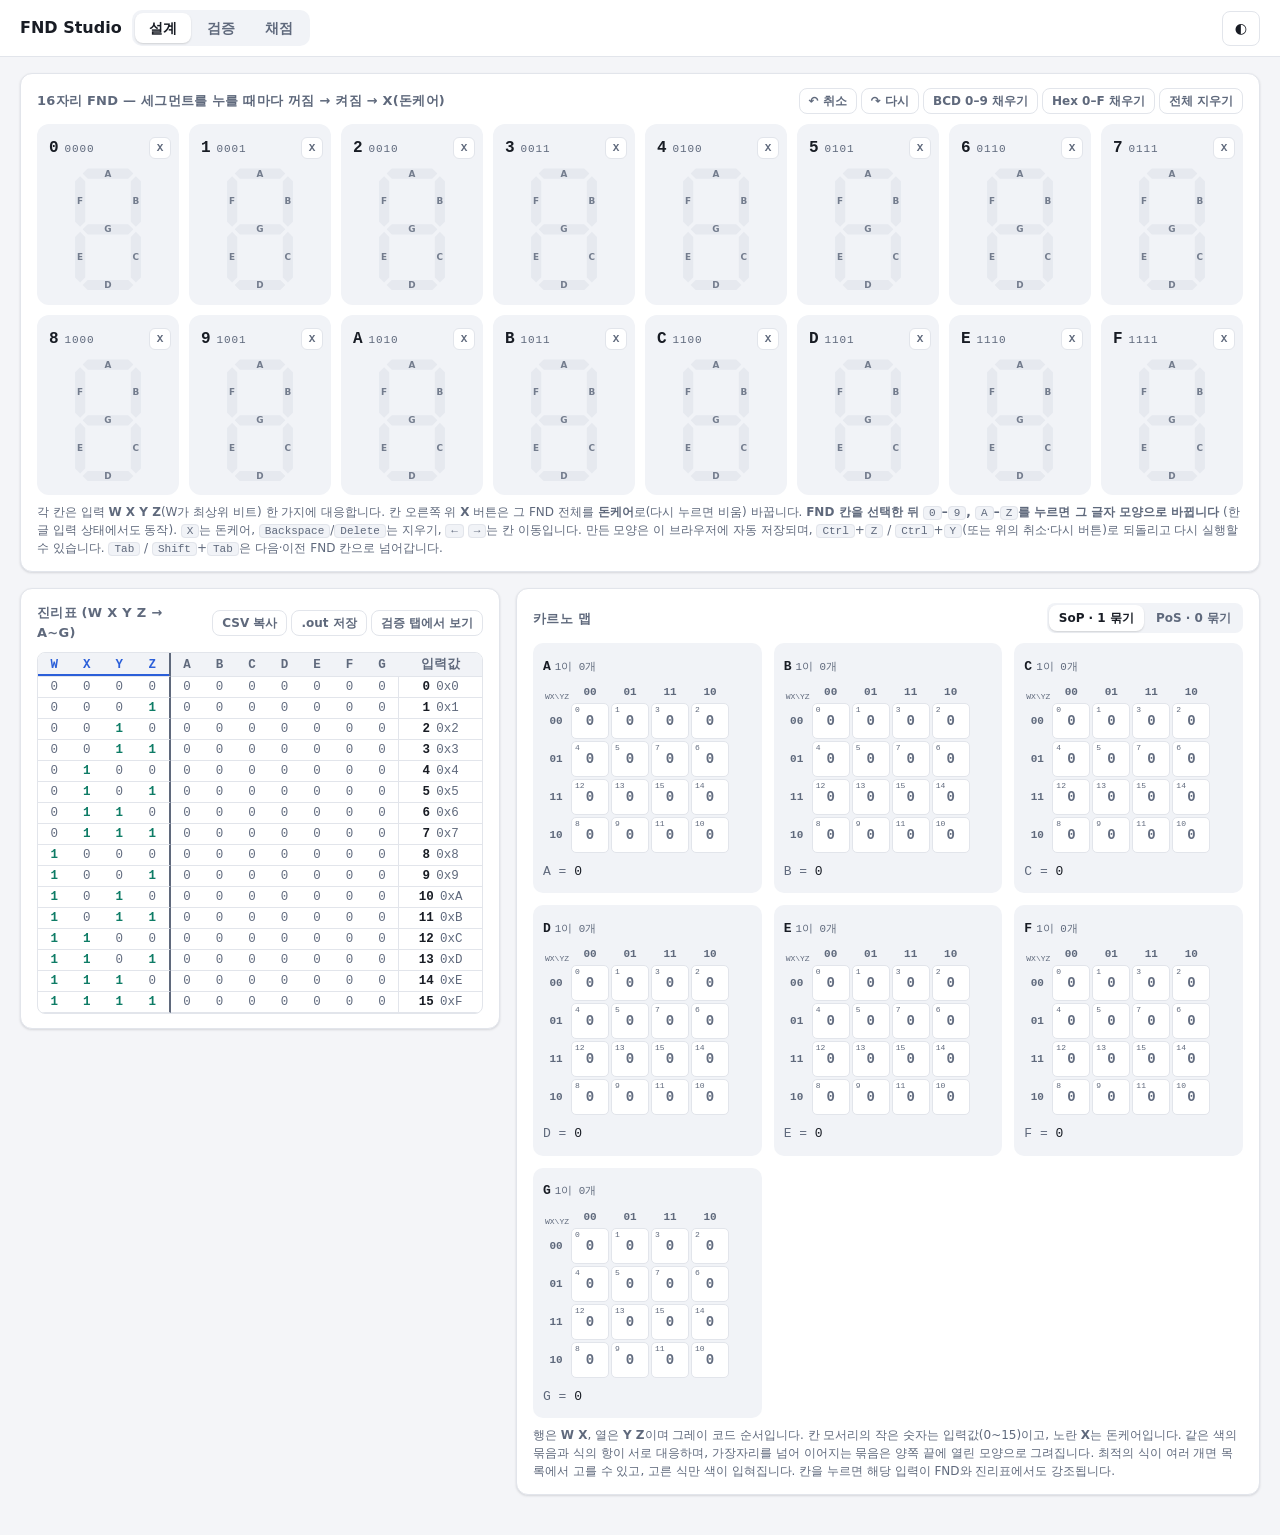
<file: index.html>
<!doctype html>
<html lang="ko">
<head>
<meta charset="utf-8">
<meta name="viewport" content="width=device-width,initial-scale=1">
<title>FND Studio</title>
<link rel="icon" href="data:image/svg+xml,%3Csvg xmlns='http://www.w3.org/2000/svg' viewBox='0 0 60 100'%3E%3Cpath fill='%23f03535' d='M10 6L14 2H46L50 6L46 10H14ZM52 8L56 12V44L52 48L48 44V12ZM52 52L56 56V88L52 92L48 88V56ZM10 94L14 90H46L50 94L46 98H14ZM8 52L12 56V88L8 92L4 88V56ZM8 8L12 12V44L8 48L4 44V12ZM10 50L14 46H46L50 50L46 54H14Z'/%3E%3C/svg%3E">
<link rel="stylesheet" href="css/common.css?v=20261006j">
<link rel="stylesheet" href="css/viewer.css?v=20261006j">
<link rel="stylesheet" href="css/designer.css?v=20261006j">
<link rel="stylesheet" href="css/studio.css?v=20261006j">
</head>
<body>

<header class="bar">
  <div class="brand">FND Studio</div>
  <nav class="tabs" role="tablist" aria-label="작업 선택">
    <button class="tab on" role="tab" data-tab="design" id="tabDesign" aria-controls="panelDesign" aria-selected="true">설계</button>
    <button class="tab" role="tab" data-tab="verify" id="tabVerify" aria-controls="panelVerify" aria-selected="false" tabindex="-1">검증</button>
    <button class="tab" role="tab" data-tab="grade" id="tabGrade" aria-controls="panelGrade" aria-selected="false" tabindex="-1">채점</button>
  </nav>
  <span class="grow"></span>
  <button id="btnTheme" class="ghost" title="라이트/다크 전환" aria-label="테마 전환">◐</button>
</header>

<main>
  <!-- 설계: 16자리 FND를 만들고 진리표 · 카르노 맵으로 보기 -->
  <section id="panelDesign" role="tabpanel" aria-labelledby="tabDesign" tabindex="-1">
    <section class="card">
      <h2><span class="grow">16자리 FND — 세그먼트를 누를 때마다 꺼짐 → 켜짐 → X(돈케어)</span>
        <span class="tools">
          <button id="dUndo" title="실행 취소 (Ctrl+Z)" aria-label="실행 취소" disabled>↶ 취소</button>
          <button id="dRedo" title="다시 실행 (Ctrl+Y 또는 Ctrl+Shift+Z)" aria-label="다시 실행" disabled>↷ 다시</button>
          <button id="dBcd" title="0~9는 표준 모양으로, 10~15는 X(돈케어)로 채웁니다">BCD 0–9 채우기</button>
          <button id="dHex" title="0~F를 표준 모양으로 채웁니다">Hex 0–F 채우기</button>
          <button id="dClear">전체 지우기</button>
        </span>
      </h2>
      <div class="digits" id="digits"></div>
      <div class="hint">각 칸은 입력 <b>W X Y Z</b>(W가 최상위 비트) 한 가지에 대응합니다. 칸 오른쪽 위 <b>X</b> 버튼은 그 FND 전체를 <b>돈케어</b>로(다시 누르면 비움) 바꿉니다.
        <b>FND 칸을 선택한 뒤 <kbd>0</kbd>–<kbd>9</kbd>, <kbd>A</kbd>–<kbd>Z</kbd>를 누르면 그 글자 모양으로 바뀝니다</b> (한글 입력 상태에서도 동작). <kbd>X</kbd>는 돈케어, <kbd>Backspace</kbd>/<kbd>Delete</kbd>는 지우기, <kbd>←</kbd> <kbd>→</kbd>는 칸 이동입니다.
        만든 모양은 이 브라우저에 자동 저장되며, <kbd>Ctrl</kbd>+<kbd>Z</kbd> / <kbd>Ctrl</kbd>+<kbd>Y</kbd>(또는 위의 취소·다시 버튼)로 되돌리고 다시 실행할 수 있습니다. <kbd>Tab</kbd> / <kbd>Shift</kbd>+<kbd>Tab</kbd>은 다음·이전 FND 칸으로 넘어갑니다.</div>
    </section>
  
    <div class="cols dcols">
      <div class="col">
        <section class="card">
          <h2><span class="grow">진리표 (W X Y Z → A~G)</span>
            <span class="tools">
              <button id="dCopy" title="W,X,Y,Z,A~G를 CSV 형식으로 복사합니다">CSV 복사</button>
              <button id="dSave" title="뷰어에서 열 수 있는 MySim 결과(.out) 파일로 저장합니다">.out 저장</button>
              <button id="dOpen" title="지금 만든 FND를 검증 탭에서 열어 파형·판정을 봅니다">검증 탭에서 보기</button>
            </span>
          </h2>
          <div class="tablewrap"><table id="dTbl"></table></div>
        </section>
      </div>
      <div class="col">
        <section class="card">
          <h2><span class="grow">카르노 맵</span>
            <span class="seg2" role="group" aria-label="묶는 방식">
              <button id="dSop" class="on" aria-pressed="true" title="1을 묶어 곱의 합(SoP)으로 나타냅니다">SoP · 1 묶기</button>
              <button id="dPos" aria-pressed="false" title="0을 묶어 합의 곱(PoS)으로 나타냅니다">PoS · 0 묶기</button>
            </span>
          </h2>
          <div class="kmaps" id="dKmaps"></div>
          <div class="hint">행은 <b>W X</b>, 열은 <b>Y Z</b>이며 그레이 코드 순서입니다. 칸 모서리의 작은 숫자는 입력값(0~15)이고, 노란 <b>X</b>는 돈케어입니다. 같은 색의 묶음과 식의 항이 서로 대응하며, 가장자리를 넘어 이어지는 묶음은 양쪽 끝에 열린 모양으로 그려집니다. 최적의 식이 여러 개면 목록에서 고를 수 있고, 고른 식만 색이 입혀집니다. 칸을 누르면 해당 입력이 FND와 진리표에서도 강조됩니다.</div>
        </section>
      </div>
    </div>
  </section>

  <!-- 검증: mysim.out을 열어 기준(BCD · Hex · 만든 FND)과 비교 -->
  <section id="panelVerify" role="tabpanel" aria-labelledby="tabVerify" tabindex="-1" hidden>
    <div class="vbar">
      <div class="file" id="fileInfo">파일을 열어주세요</div>
      <label class="chk" id="watchWrap" hidden title="시뮬레이션을 다시 돌려 파일이 바뀌면 자동으로 다시 읽습니다"><input type="checkbox" id="watch"> 변경 자동 감지</label>
      <button id="btnReload" class="ghost" hidden>다시 읽기</button>
      <button id="btnDemo" class="ghost">데모</button>
      <button id="btnOpen" class="primary">파일 열기</button>
    </div>
    <section id="empty" class="empty">
      <h1>mysim.out 파일을 여기에 끌어다 놓으세요</h1>
      <p>MyLogic 시뮬레이션 결과(.out)를 열어 진리표, 7-세그먼트 출력, 타이밍 파형을 확인합니다.</p>
      <div class="actions">
        <button class="primary" id="btnOpen2">파일 열기</button>
        <button id="btnDemo2">데모로 둘러보기</button>
      </div>
    </section>
  
    <div id="content" hidden>
      <div class="notes" id="notes"></div>
  
      <div class="cols">
        <div class="col">
          <section class="card" id="verifyCard">
            <h2>출력 검증</h2>
            <div class="big" id="big"></div>
            <div class="vinfo" id="vinfo"></div>
            <div class="verdict" id="verdict" role="status"></div>
            <div class="ctrl">
              <button id="bFirst" title="처음으로 (Home)" aria-label="처음으로">⏮</button>
              <button id="bPrev" title="이전 (←)">◀ 이전</button>
              <button id="bNext" class="primary" title="다음 (→ 또는 Space)">다음 출력 확인 ▶</button>
            </div>
            <input type="range" id="slider" min="0" max="0" value="0" aria-label="단계 이동">
            <div class="line">
              <span id="stepText" class="mono"></span>
              <span class="grow"></span>
              <label class="chk"><input type="checkbox" id="auto"> 자동 재생</label>
              <select id="speed" aria-label="재생 속도">
                <option value="1500">느리게</option>
                <option value="800" selected>보통</option>
                <option value="300">빠르게</option>
              </select>
            </div>
            <div class="line">
              <span>검증 기준</span>
              <select id="mode" aria-label="검증 기준">
                <option value="bcd">BCD 0–9</option>
                <option value="hex">Hex 0–F</option>
                <option value="custom">만든 FND</option>
                <option value="off">끄기</option>
              </select>
              <span>출력 극성</span>
              <select id="polarity" aria-label="출력 극성" title="공통 애노드 등 0이 켜짐인 회로는 Active Low로 바꾸세요">
                <option value="high">켜짐=1</option>
                <option value="low">켜짐=0 (Active Low)</option>
              </select>
              <span class="grow"></span>
              <label class="chk" id="foldWrap" title="같은 값이 반복되는 행은 처음 한 번만 봅니다"><input type="checkbox" id="fold" checked> 반복 행 접기</label>
            </div>
            <div class="chips" id="chips"></div>
          </section>
  
          <details class="card" id="mapCard" hidden>
            <summary>신호 매핑 <small id="mapState"></small></summary>
            <p class="hint">신호 이름이 <b>A~G</b>·<b>W X Y Z</b>가 아닐 때 어느 신호가 무엇인지 직접 고릅니다. 입력은 최상위 비트(W)부터 고르고, 모두 비워 두면 파일의 VECTOR 또는 추정을 씁니다. 같은 파일을 다시 읽어도 유지되며 다른 파일을 열면 초기화됩니다.</p>
            <div class="mapgrid"><b>A–G</b><div class="maprow" id="mapSeg"></div></div>
            <div class="mapgrid"><b>입력</b><div class="maprow" id="mapInp"></div></div>
            <div class="maptools"><button id="mapApply" class="primary">적용</button><button id="mapReset">자동으로 되돌리기</button></div>
          </details>

          <section class="card" id="tableCard">
            <h2>진리표</h2>
            <div class="tablewrap" id="tableWrap"><table id="tbl"></table></div>
          </section>
        </div>
  
        <div class="col">
          <section class="card" id="galleryCard">
            <h2>전체 출력 <span id="summary" class="pill"></span></h2>
            <div class="segsum" id="segSummary" hidden></div>
            <div class="gallery" id="gallery"></div>
            <div class="more" id="galleryMore" hidden></div>
            <div class="hint">칸을 누르면 해당 입력으로 이동합니다. 붉은색 칸은 표준 7-세그먼트와 다른 출력이고, 아래 글자가 틀린 세그먼트입니다.</div>
          </section>
  
          <section class="card" id="waveCard">
            <h2><span class="grow">타이밍 파형</span>
              <span class="tools"><button id="zOut" aria-label="축소">−</button><button id="zIn" aria-label="확대">＋</button><button id="zFit">맞춤</button></span>
            </h2>
            <div class="wavewrap" id="waveWrap"><div class="lanes" id="lanes"></div><canvas id="wave"></canvas></div>
            <div class="hint">파형을 누르면 그 시점으로 이동 · <kbd>Ctrl</kbd>+휠로 확대/축소 · 키보드 <kbd>←</kbd> <kbd>→</kbd> <kbd>Space</kbd> <kbd>Home</kbd></div>
          </section>
        </div>
      </div>
    </div>
  </section>

  <!-- 채점: 여러 학생의 .out을 한 번에 만든 FND와 비교 -->
  <section id="panelGrade" role="tabpanel" aria-labelledby="tabGrade" tabindex="-1" hidden>
    <section class="card">
      <h2><span class="grow">일괄 채점 — 여러 학생의 .out을 만든 FND와 비교</span>
        <span class="tools">
          <button id="gPick">파일 선택</button>
          <button id="gFolder">폴더 선택</button>
          <button id="gClear">지우기</button>
        </span>
      </h2>
      <p class="gspec" id="gSpec"></p>
      <details class="alias" id="aliasBox">
        <summary>신호 이름 규칙 <small id="aliasState"></small></summary>
        <p class="hint">학생 파일의 신호 이름이 <b>A~G</b>·<b>W X Y Z</b>와 다를 때, 어떤 이름을 그 신호로 볼지 적어 둡니다. 이름은 쉼표로 여러 개 적을 수 있고 대소문자를 구분하지 않습니다. A~G 칸을 비우면 기본 이름(A~G)을 씁니다. 입력 칸(최상위 비트 W부터)을 <b>모두</b> 비워 두면 파일의 VECTOR 또는 추정을 씁니다. 파일 한 개만 다를 때는 검증 탭의 <b>신호 매핑</b>으로 직접 고르세요.</p>
        <div class="aliasgrid" id="aliasGrid"></div>
        <div class="maptools"><button id="aliasApply" class="primary">적용하고 다시 채점</button><button id="aliasReset">기본값</button></div>
      </details>

      <div class="gdrop" id="gDrop">
        <p><b>.out 파일 여러 개 또는 폴더</b>를 여기에 끌어다 놓으세요.</p>
        <p>학생별 폴더째 놓으면 안쪽의 <b>.out</b>을 모두 찾아 채점합니다. 파일은 이 브라우저 안에서만 읽습니다.</p>
        <div class="actions"><button class="primary" id="gPick2">파일 선택</button><button id="gFolder2">폴더 선택</button></div>
      </div>

      <div id="gBody" hidden>
        <div class="gtop">
          <div class="gsum" id="gSummary"></div>
          <span class="gchips" id="gChips" role="group" aria-label="결과 필터">
            <button data-f="all" aria-pressed="true">전체<i>0</i></button>
            <button data-f="pass" aria-pressed="false">통과<i>0</i></button>
            <button data-f="fail" aria-pressed="false">불일치<i>0</i></button>
            <button data-f="error" aria-pressed="false">오류<i>0</i></button>
            <button data-f="wait" aria-pressed="false" hidden>대기<i>0</i></button>
            <button data-f="guess" aria-pressed="false" hidden>입력 추정<i>0</i></button>
          </span>
          <select id="gSort" aria-label="정렬">
            <option value="name">이름순</option>
            <option value="bad">불합격·틀린 칸 많은 순</option>
          </select>
          <select id="gPolicy" aria-label="채점 방식">
            <option value="stable">안정 상태로 채점</option>
            <option value="all">모든 행 엄격 채점</option>
          </select>
          <select id="gPolarity" aria-label="출력 극성" title="공통 애노드 등 0이 켜짐인 회로는 Active Low로 바꾸세요">
            <option value="high">출력 켜짐=1</option>
            <option value="low">출력 켜짐=0 (Active Low)</option>
          </select>
          <span class="tools"><button id="gCopy">CSV 복사</button><button id="gSave">CSV 저장</button></span>
        </div>
        <div class="tablewrap"><table id="gTbl"></table></div>
        <div class="hint">입력값(0~F)마다 <b>안정된 출력</b>(입력이 다음 값으로 바뀌기 직전의 행)이 만든 FND와 맞아야 일치입니다. "모든 행 엄격 채점"은 입력이 바뀐 직후의 과도 상태까지 틀린 것으로 셉니다. 한 번도 안 나온 입력은 <b>누락</b>이며(전부 돈케어인 입력은 제외), 불일치·누락이 하나라도 있으면 "불일치"입니다.
          입력 신호는 <b>VECTOR</b>가 있으면 그것을 쓰고, 없으면 A–G를 뺀 4개 신호(파일 순서) 또는 값 패턴으로 <b>추정</b>합니다. 표의 "입력 신호" 열에서 맞는지 확인하세요.
          파일 이름을 누르는 대신 <b>검증 탭에서 열기</b>를 누르면 틀린 세그먼트와 파형을 자세히 볼 수 있습니다.</div>
      </div>
    </section>
  </section>
</main>

<div class="drop" id="drop" hidden></div>
<input type="file" id="fileIn" accept=".out,.txt" hidden>
<input type="file" id="gFileIn" accept=".out" multiple hidden>
<input type="file" id="gDirIn" webkitdirectory multiple hidden>

<script src="js/common.js?v=20261006j"></script>
<script src="js/viewer.js?v=20261006j"></script>
<script src="js/designer.js?v=20261006j"></script>
<script src="js/grader.js?v=20261006j"></script>
<script src="js/studio.js?v=20261006j"></script>
</body>
</html>
</file>
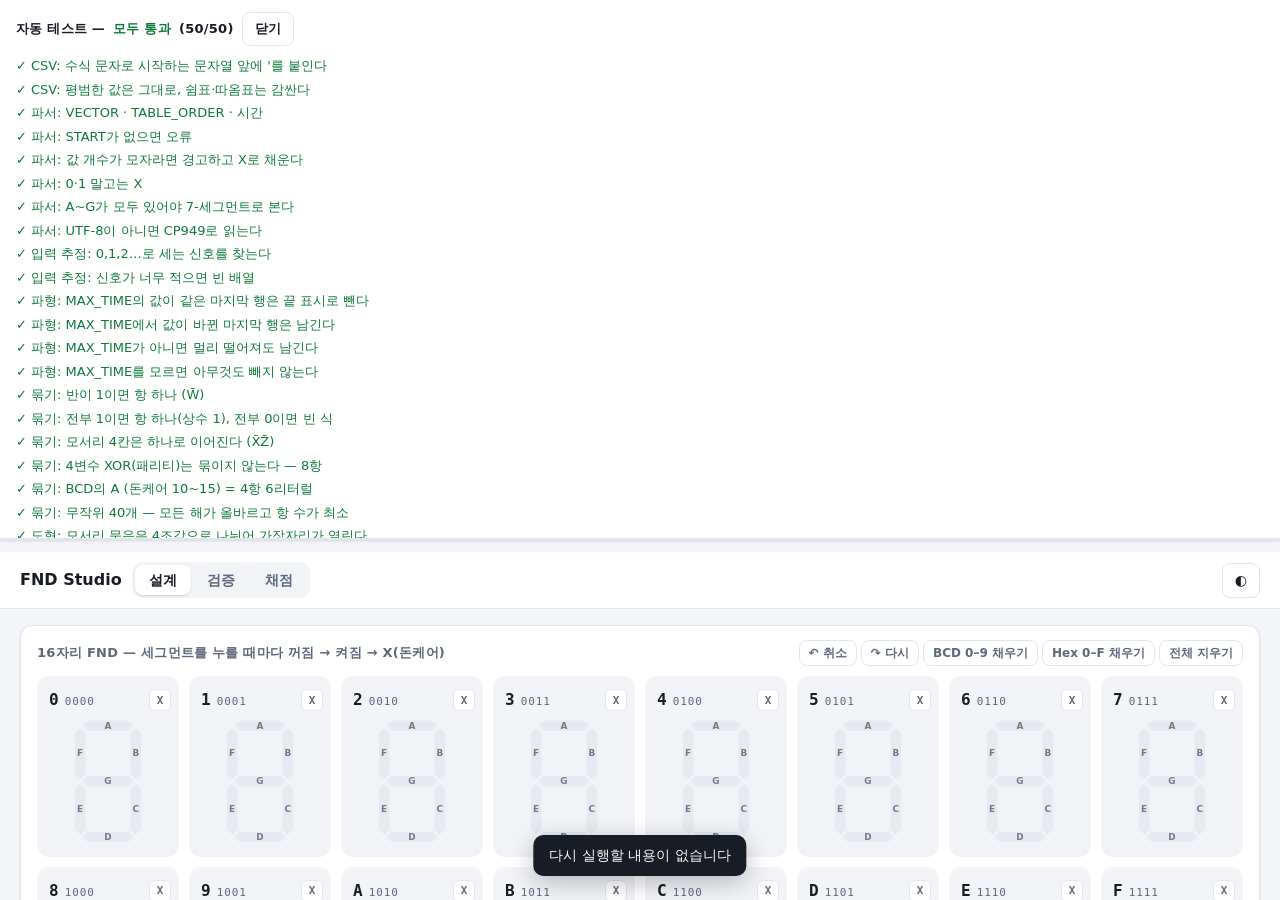
<file: tests.html>
<!doctype html>
<html lang="ko">
<meta charset="utf-8">
<title>FND Studio 테스트</title>
<meta http-equiv="refresh" content="0;url=index.html?test#design">
<p><a href="index.html?test#design">자동 테스트 열기</a></p>
</html>
</file>
<file: css/common.css>
/* MySim 공통 스타일: 토큰 · 기본 요소 · 헤더/탭 · 카드 · 표 · 7-세그먼트. 뷰어와 디자이너가 함께 쓴다 */
/* ───────── 토큰 ───────── */
:root{
  --bg:#f4f5f8;--panel:#fff;--ink:#181c24;--muted:#5f697c;--line:#e2e5eb;--soft:#f1f3f7;
  --accent:#2b5fd9;--accent-ink:#fff;
  --ok:#0f7a38;--ok-bg:#e4f5ea;--bad:#c62828;--bad-bg:#fdeaea;--warn:#a15c00;--warn-bg:#fff2dc;
  --seg-on:#f03535;--seg-off:#e6e9ef;--seg-x:#f5a524;
  --b1:#0e7c66;--b0:#636d80;--bx:#9c5b00;
  --shadow:0 1px 2px rgba(16,24,40,.06),0 1px 3px rgba(16,24,40,.08);
  --mono:Consolas,"D2Coding",monospace;
  /* 카르노 맵 묶음 색: 앞쪽 5개가 서로 가장 멀도록 정렬 (빨강·파랑·초록·주황·보라) */
  --k0:#e6194b;--k1:#4363d8;--k2:#2e9d3a;--k3:#f58231;--k4:#911eb4;--k5:#00a5a5;--k6:#7f8c8d;--k7:#b5a000;
  color-scheme:light;
}
:root[data-theme=dark]{
  --bg:#0f1218;--panel:#171b23;--ink:#e6e9ef;--muted:#98a2b3;--line:#272d38;--soft:#1e232d;
  --accent:#6f9bff;--accent-ink:#0b1020;
  --ok:#4ade80;--ok-bg:#12281b;--bad:#ff7b7b;--bad-bg:#331717;--warn:#fbbf24;--warn-bg:#33270e;
  --seg-on:#ff4d4d;--seg-off:#262c37;--seg-x:#f5a524;
  --b1:#4fd1b5;--b0:#8a94a6;--bx:#fbbf24;
  --shadow:none;
  --k0:#ff5c7a;--k1:#7b93ff;--k2:#4ccf5a;--k3:#ffa04d;--k4:#c77dff;--k5:#2ad1d1;--k6:#a8b0ba;--k7:#e6d84a;
  color-scheme:dark;
}

/* ───────── 기본 ───────── */
*{box-sizing:border-box}
html,body{margin:0}
[hidden]{display:none!important}
body{background:var(--bg);color:var(--ink);font:14px/1.5 "Segoe UI","Malgun Gothic",system-ui,sans-serif}
button,select,input{font:inherit;color:inherit}
button{background:var(--panel);border:1px solid var(--line);border-radius:8px;padding:6px 12px;cursor:pointer;min-height:34px}
button:hover{background:var(--soft)}
button.primary{background:var(--accent);border-color:var(--accent);color:var(--accent-ink);font-weight:600}
button.primary:hover{filter:brightness(1.08)}
button.ghost{background:transparent}
select{background:var(--panel);border:1px solid var(--line);border-radius:8px;padding:5px 8px;min-height:32px}
:is(button,select,input):focus-visible{outline:2px solid var(--accent);outline-offset:2px}
h2{font-size:13px;font-weight:600;color:var(--muted);letter-spacing:.02em;margin:0 0 10px;display:flex;align-items:center;gap:8px}
.grow{flex:1}
.mono{font-family:var(--mono)}
.hint{color:var(--muted);font-size:12px;margin-top:8px}
kbd{font:11px var(--mono);background:var(--soft);border:1px solid var(--line);border-radius:4px;padding:0 5px}
.chk{display:inline-flex;align-items:center;gap:6px;color:var(--muted);cursor:pointer;user-select:none}
.pill{font-size:12px;font-weight:600;border-radius:999px;padding:1px 10px;background:var(--soft);color:var(--muted)}
.pill.ok{background:var(--ok-bg);color:var(--ok)}
.pill.bad{background:var(--bad-bg);color:var(--bad)}
.tools{display:inline-flex;gap:4px}
.tools button{min-height:26px;padding:0 9px;font-size:12px}
@media(prefers-reduced-motion:reduce){*{transition:none!important}}


/* ───────── 레이아웃 ───────── */
.bar{display:flex;align-items:center;gap:10px;padding:10px 20px;background:var(--panel);border-bottom:1px solid var(--line);position:sticky;top:0;z-index:20;flex-wrap:wrap}
.brand{font-size:16px;font-weight:700}
.file{color:var(--muted);min-width:0;overflow:hidden;text-overflow:ellipsis;white-space:nowrap;flex:1 1 200px}
.file b{color:var(--ink);font-weight:600}
main{max-width:1320px;margin:0 auto;padding:16px 20px 40px}
.card{background:var(--panel);border:1px solid var(--line);border-radius:12px;padding:14px 16px;box-shadow:var(--shadow);min-width:0}
.cols{display:grid;grid-template-columns:var(--lcol,420px) minmax(0,1fr);gap:16px;align-items:start}
.col{display:flex;flex-direction:column;gap:16px;min-width:0}
@media(max-width:940px){.cols{grid-template-columns:1fr}.col{display:contents}}
.toast{position:fixed;left:50%;bottom:24px;transform:translateX(-50%);background:var(--ink);color:var(--bg);padding:10px 16px;border-radius:10px;z-index:60;box-shadow:0 6px 24px rgba(0,0,0,.25);max-width:90vw}

/* 7-세그먼트 */
.s{fill:var(--seg-off);transition:fill .12s}
.s.on{fill:var(--seg-on)}
.s.x{fill:var(--seg-x)}
.s.d{stroke:var(--accent);stroke-width:1.8;stroke-dasharray:3 2;stroke-linejoin:round}
.sl{font:600 6px system-ui,sans-serif;fill:var(--muted);text-anchor:middle;dominant-baseline:central;pointer-events:none;opacity:.85}
.sl.on{fill:#fff}


/* 진리표 */
.tablewrap{max-height:520px;overflow:auto;border:1px solid var(--line);border-radius:8px}
table{border-collapse:separate;border-spacing:0;font:12.5px var(--mono);width:100%}
th,td{padding:3px 8px;text-align:center;border-bottom:1px solid var(--line);white-space:nowrap}
thead th{position:sticky;top:0;background:var(--soft);z-index:2;font-weight:600;color:var(--muted)}
th.tm,td.tm{position:sticky;left:0;background:var(--panel);text-align:right;z-index:1;border-right:1px solid var(--line)}
thead th.tm{z-index:3;background:var(--soft)}
th.in{color:var(--accent);box-shadow:inset 0 -2px 0 var(--accent)}
th.seg{color:var(--accent)}
th.sep,td.sep{border-right:2px solid var(--muted)}
td.b0{color:var(--b0)}
td.b1{color:var(--b1);font-weight:700}
td.bx{color:var(--bx);font-weight:700;background:var(--warn-bg)}
td.wr{outline:2px solid var(--bad);outline-offset:-2px;background:var(--bad-bg);color:var(--bad);font-weight:700}
td.vv{font-weight:700;color:var(--ink);border-left:1px solid var(--line)}
td.vv .hx{margin-left:6px;font-weight:400;color:var(--muted)}
tbody tr{cursor:pointer}
tbody tr:hover td{background:var(--soft)}
tbody tr.cur td{background:color-mix(in srgb,var(--accent) 16%,var(--panel))}
tbody tr.cur td.tm{box-shadow:inset 3px 0 0 var(--accent)}
.more{padding:8px;color:var(--muted);text-align:center;font-size:12px}


/* ───────── 탭 ───────── */
.tabs{display:inline-flex;gap:2px;padding:3px;background:var(--soft);border-radius:10px}
.tab{border:0;background:transparent;min-height:30px;padding:3px 14px;border-radius:8px;color:var(--muted);font-weight:600}
.tab:hover{background:transparent;color:var(--ink)}
.tab.on,.tab.on:hover{background:var(--panel);color:var(--ink);box-shadow:0 1px 2px rgba(0,0,0,.14)}
a.tab{display:inline-flex;align-items:center;text-decoration:none}

/* 링크를 버튼처럼 보이게 */
.btn{display:inline-flex;align-items:center;justify-content:center;min-height:34px;padding:6px 12px;background:var(--panel);border:1px solid var(--line);border-radius:8px;color:var(--ink);text-decoration:none;cursor:pointer}
.btn:hover{background:var(--soft)}
.btn.primary{background:var(--accent);border-color:var(--accent);color:var(--accent-ink);font-weight:600}
.tools .btn{min-height:26px;padding:0 9px;font-size:12px}
</file>
<file: css/viewer.css>
/* 뷰어 전용 스타일: 빈 화면 · 알림 · 출력 검증 · 전체 출력 · 타이밍 파형 */
.noseg :is(#galleryCard,#big){display:none}
@media(max-width:940px){                       /* 좁은 화면: 검증 → 전체 출력 → 파형 → 진리표 순서 */
  #verifyCard{order:1} #mapCard{order:2} #galleryCard{order:3} #waveCard{order:4} #tableCard{order:5}
}

.empty{border:2px dashed var(--line);border-radius:16px;padding:64px 24px;text-align:center;color:var(--muted);background:var(--panel)}
.empty h1{font-size:20px;color:var(--ink);margin:0 0 8px}
.empty p{margin:0 0 20px}
.empty .actions{display:flex;gap:10px;justify-content:center;flex-wrap:wrap}
.drop{position:fixed;inset:0;z-index:50;background:color-mix(in srgb,var(--accent) 18%,transparent);border:3px dashed var(--accent);display:flex;align-items:center;justify-content:center;font-size:22px;font-weight:600;color:var(--accent);backdrop-filter:blur(2px)}
.notes{display:flex;flex-direction:column;gap:6px;margin-bottom:12px}
.note{background:var(--warn-bg);color:var(--warn);border-radius:8px;padding:8px 12px;font-size:13px}

/* ───────── 출력 검증 ───────── */
.big{display:flex;justify-content:center;padding:6px 0 4px}
.big svg{width:150px;height:auto}
.vinfo{text-align:center;color:var(--muted);font-size:13px;min-height:20px}
.vinfo b{color:var(--ink)}
.verdict{margin:10px 0 12px;padding:8px 12px;border-radius:8px;font-size:13px;text-align:center;background:var(--soft);color:var(--muted);min-height:38px;display:flex;align-items:center;justify-content:center}
.verdict.ok{background:var(--ok-bg);color:var(--ok)}
.verdict.bad{background:var(--bad-bg);color:var(--bad)}
.verdict .nw{white-space:nowrap}
.verdict .dim{opacity:.7}
.cmp{display:flex;align-items:center;justify-content:center;gap:3px;margin-top:5px}
.cmp .k{width:30px;margin-right:4px;text-align:right;font-size:11px;opacity:.75}
.cmp.head .sg{background:none;font-weight:600;font-size:11px;opacity:.6}
.sg{display:inline-flex;align-items:center;justify-content:center;width:23px;height:24px;border-radius:5px;font:700 13px var(--mono);background:color-mix(in srgb,currentColor 9%,transparent)}
.sg.w{background:var(--bad);color:var(--panel)}
.verdict .fix{margin-top:6px}
.ctrl{display:grid;grid-template-columns:44px 1fr 1.4fr;gap:8px}
.ctrl button{min-height:40px}
#slider{width:100%;margin:12px 0 4px;accent-color:var(--accent)}
.line{display:flex;align-items:center;gap:10px;flex-wrap:wrap;color:var(--muted);font-size:13px;margin-top:6px}
.chips{display:flex;flex-wrap:wrap;gap:4px;margin-top:14px;padding-top:12px;border-top:1px solid var(--line)}
.chip{font:12px var(--mono);background:var(--soft);border-radius:6px;padding:1px 7px;color:var(--b0)}
.chip.v1{color:var(--b1);font-weight:700}
.chip.vx{color:var(--bx);font-weight:700}
.chip i{font-style:normal;opacity:.75;margin-right:4px}


/* 갤러리 */
.gallery{display:grid;grid-template-columns:repeat(auto-fill,minmax(64px,1fr));gap:8px}
.tile{position:relative;display:flex;flex-direction:column;align-items:center;gap:4px;padding:8px 4px 6px;border-radius:10px;background:var(--soft);border:1px solid transparent;min-height:0}
.tile svg{width:30px;height:auto}
.tile .lb{font:600 12px var(--mono);color:var(--muted)}
.tile .mk{position:absolute;top:3px;right:5px;font-size:11px;font-weight:700;color:var(--ok)}
.tile.cur{border-color:var(--accent);background:color-mix(in srgb,var(--accent) 12%,var(--panel))}
.tile.cur .lb{color:var(--ink)}
.tile.bad{background:var(--bad-bg)}
.tile.bad :is(.lb,.mk){color:var(--bad)}
.tile.na{opacity:.6}
.tile .wg{font:700 11px var(--mono);color:var(--bad);background:color-mix(in srgb,var(--bad) 14%,transparent);border-radius:4px;padding:0 5px;letter-spacing:.05em}
.segsum{display:flex;flex-wrap:wrap;align-items:center;gap:6px;margin-bottom:10px}
.segsum .lbl{color:var(--bad);font-size:12px;font-weight:600}
.segsum button{min-height:28px;padding:2px 10px;font-size:12px;color:var(--bad);border-color:var(--bad);background:var(--bad-bg)}
.segsum button b{font:700 13px var(--mono)}


/* 파형 */
.wavewrap{display:flex;overflow:auto;max-height:560px;border:1px solid var(--line);border-radius:8px;background:var(--panel)}
.lanes{position:sticky;left:0;z-index:2;background:var(--panel);border-right:1px solid var(--line);flex:none;padding-top:26px}
.lane{height:28px;display:flex;align-items:center;padding:0 10px;font:12px var(--mono);white-space:nowrap}
.lane.bus{color:var(--accent);font-weight:700}
#wave{flex:none;display:block;cursor:crosshair}

.more .bd{color:var(--bad)}
</file>
<file: css/designer.css>
/* 디자이너 전용 스타일: 16자리 FND 편집기 · 카르노 맵 */
.dcols{--lcol:480px;margin-top:16px}

/* ───────── FND 만들기 ───────── */
.digits{display:grid;grid-template-columns:repeat(8,minmax(0,1fr));gap:10px}
@media(max-width:940px){.digits{grid-template-columns:repeat(4,minmax(0,1fr))}}
@media(max-width:480px){.digits{grid-template-columns:repeat(2,minmax(0,1fr))}}
.dig{display:flex;flex-direction:column;align-items:center;gap:4px;padding:8px 6px 10px;background:var(--soft);border:2px solid transparent;border-radius:12px}
.dig.cur{border-color:var(--accent);background:color-mix(in srgb,var(--accent) 10%,var(--panel))}
.dig .dh{display:flex;align-items:center;justify-content:space-between;gap:4px;width:100%}
.dig .dl{display:flex;align-items:baseline;gap:6px;font-family:var(--mono);cursor:pointer;background:none;border:0;border-radius:6px;padding:2px 4px;min-height:0;color:inherit}
.dig .dl:hover{background:var(--panel)}
.dig .dx{flex:none;width:22px;height:22px;min-height:0;padding:0;border-radius:6px;font:700 11px var(--mono);color:var(--muted)}
.dig .dx:hover{border-color:var(--bx);color:var(--bx)}
.dig .dx.on{background:var(--warn-bg);border-color:var(--bx);color:var(--bx)}
.dig .dl b{font-size:16px}
.dig .dl span{font-size:11px;color:var(--muted);letter-spacing:.08em}
.dig svg{width:min(76px,100%);height:auto}
.dig .s{cursor:pointer}
.dig .s:hover,.dig .s:focus-visible{stroke:var(--accent);stroke-width:2;outline:none}
.dig .sl{font-size:7px}
.dig .sl.x{fill:#3b2a00}

/* 카르노 맵 */
.kmaps{display:grid;grid-template-columns:repeat(auto-fill,minmax(212px,1fr));gap:12px}
.kmw{background:var(--soft);border-radius:10px;padding:10px;min-width:0}
.kmw .kh{display:flex;align-items:center;justify-content:space-between;gap:6px;min-height:26px;margin-bottom:4px}
.kmw .ttl{font:700 13px var(--mono)}
.kmw .ttl small{font-weight:400;color:var(--muted);margin-left:4px}
.kmw .kh .cnt{font-size:11px;font-weight:600;padding:0 8px;border-radius:999px;background:var(--panel);color:var(--muted)}
/* 최적의 식이 여러 개일 때: 식을 나열해 고른다. 고른 식만 색을 입혀 도형과 대응시킨다 */
.sols{display:flex;flex-direction:column;gap:3px;margin-top:8px;max-height:184px;overflow:auto}
.sol{position:relative;display:flex;align-items:flex-start;gap:7px;padding:4px 6px;border:1px solid transparent;border-radius:8px;cursor:pointer;font:12.5px/1.6 var(--mono);color:var(--muted)}
.sol:hover{background:var(--panel)}
.sol.on{background:var(--panel);border-color:var(--line);color:var(--ink)}
.sol:focus-within{outline:2px solid var(--accent);outline-offset:1px}
.sol input{position:absolute;opacity:0;pointer-events:none}
.sol .no{flex:none;width:18px;height:18px;margin-top:2px;border-radius:50%;border:1.5px solid var(--b0);display:inline-flex;align-items:center;justify-content:center;font-size:10px;font-weight:700}
.sol.on .no{background:var(--accent);border-color:var(--accent);color:var(--accent-ink)}
.sol .se{min-width:0;overflow-wrap:anywhere}
/* 칸 크기를 고정해 두면 묶음 도형(.loops)을 픽셀 좌표로 정확히 그릴 수 있다. 값은 JS의 KM 상수와 같아야 한다 */
.km{position:relative;display:grid;grid-template-columns:26px repeat(4,38px);grid-template-rows:18px repeat(4,36px);gap:2px;width:max-content}
.km .cn{font:8px var(--mono);color:var(--muted);display:flex;align-items:flex-end;justify-content:flex-end;white-space:nowrap;overflow:hidden}
.km :is(.ch,.rh){font:600 11px var(--mono);color:var(--muted);display:flex;align-items:center;justify-content:center}
.loops{position:absolute;left:0;top:0;overflow:visible;pointer-events:none}
.loops path{fill:none;stroke-width:3;stroke-linecap:round;opacity:.9}
.kmw .ex{margin-top:8px;font:13px/1.7 var(--mono);overflow-wrap:anywhere}
.kmw .ex .eq{color:var(--muted)}
.term span+span{margin-left:.12em}
.ov{text-decoration:overline;text-decoration-thickness:1.5px}
.seg2{display:inline-flex;gap:2px;padding:2px;background:var(--soft);border-radius:8px}
.seg2 button{border:0;background:transparent;min-height:26px;padding:0 10px;font-size:12px;font-weight:600;color:var(--muted)}
.seg2 button:hover{background:transparent;color:var(--ink)}
.seg2 button.on,.seg2 button.on:hover{background:var(--panel);color:var(--ink);box-shadow:0 1px 2px rgba(0,0,0,.14)}
.pos .kc.v0{color:var(--bad);font-weight:700;background:color-mix(in srgb,var(--bad) 10%,var(--panel))}
.pos .kc.v1{color:var(--b0);font-weight:400;background:var(--panel)}
.kc{position:relative;display:flex;align-items:center;justify-content:center;background:var(--panel);border:1px solid var(--line);border-radius:5px;font:700 14px var(--mono);color:var(--b0);cursor:pointer}
.kc:hover{border-color:var(--accent)}
.kc.v1{color:var(--b1);background:color-mix(in srgb,var(--b1) 13%,var(--panel))}
.kc.vx{color:var(--bx);background:var(--warn-bg)}
.kc.cur{outline:2px solid var(--accent);outline-offset:1px;z-index:1}
.kc .m{position:absolute;top:1px;left:3px;font:400 8px var(--mono);color:var(--muted)}
</file>
<file: css/studio.css>
/* FND Studio 전용 스타일: 탭 패널 · 검증 탭 도구줄 · 채점 */
[role=tabpanel]:focus{outline:none}
.vbar{display:flex;align-items:center;gap:10px;flex-wrap:wrap;margin-bottom:12px}
.vbar .file{flex:1 1 200px}

/* 채점 */
.gdrop{border:2px dashed var(--line);border-radius:12px;padding:36px 16px;text-align:center;color:var(--muted);background:var(--soft)}
.gdrop b{color:var(--ink)}
.gdrop .actions{display:flex;gap:8px;justify-content:center;flex-wrap:wrap;margin-top:12px}
.gspec{font-size:13px;color:var(--muted);margin:0 0 10px}
.gspec b{color:var(--ink)}
.gwarn{color:var(--warn);background:var(--warn-bg);padding:3px 10px;border-radius:8px}
.gtop{display:flex;flex-wrap:wrap;align-items:center;gap:8px 12px;margin-bottom:10px}
.gtop .gsum{flex:1 1 260px;font-size:14px}
.gchips{display:inline-flex;gap:4px;flex-wrap:wrap}
.gchips button{min-height:28px;padding:0 10px;font-size:12px;border-radius:999px}
.gchips button i{font-style:normal;margin-left:6px;color:var(--muted)}
.gchips button.on{background:var(--accent);border-color:var(--accent);color:var(--accent-ink);font-weight:600}
.gchips button.on i{color:inherit;opacity:.85}
.gp{display:inline-block;padding:0 9px;border-radius:999px;font-size:12px;font-weight:600;background:var(--soft);color:var(--muted)}
.gp.pass{background:var(--ok-bg);color:var(--ok)}
.gp.fail{background:var(--bad-bg);color:var(--bad)}
.gp.error,.gp.guess{background:var(--warn-bg);color:var(--warn)}
.gp.wait{background:var(--soft);color:var(--ink);box-shadow:inset 0 0 0 1px var(--line)}
.gb{display:inline-block;padding:0 7px;border-radius:6px;font-size:11.5px;font-weight:600;background:var(--soft);color:var(--ink)}
.gb.guess{background:var(--warn-bg);color:var(--warn)}
.gsig{font:12px var(--mono);color:var(--muted);margin-left:4px;white-space:nowrap}
#gTbl td.gbasis{white-space:nowrap}
#gTbl details summary{cursor:pointer}
#gTbl details pre{margin:4px 0 0;font:12px var(--mono);color:var(--muted);white-space:pre-wrap}
#gSpec button{min-height:26px;padding:0 10px;font-size:12px;margin-left:4px}
#gPolicy{max-width:100%}
#gTbl{font-family:inherit;font-size:13px}
#gTbl th,#gTbl td{text-align:left}
#gTbl td.gnum{font:600 13px var(--mono);text-align:right}
#gTbl td.gnum small{font-weight:400;color:var(--muted)}
#gTbl td.gname{max-width:280px;overflow:hidden;text-overflow:ellipsis}
#gTbl td.gdetail{font:12.5px var(--mono);white-space:pre-wrap;word-break:break-word}
#gTbl tbody tr{cursor:default}
.gopen{min-height:26px;padding:0 10px;font-size:12px}
.gopen:disabled{opacity:.4;cursor:default}

/* 자동 테스트 결과 (?test) */
.testpanel{position:sticky;top:0;z-index:50;margin:0 0 12px;padding:12px 16px;max-height:60vh;overflow:auto;background:var(--panel);border-bottom:2px solid var(--line);box-shadow:var(--shadow)}
.testpanel h2{margin:0 0 8px;color:var(--ink)}
.testpanel ul{margin:0;padding:0;list-style:none;font-size:13px}
.testpanel li{padding:2px 0}
.testpanel li.tp{color:var(--ok)} .testpanel li.tf{color:var(--bad);font-weight:600}
.testpanel h2 .tp{color:var(--ok)} .testpanel h2 .tf{color:var(--bad)}
.testpanel pre{margin:2px 0 4px 18px;font:12px var(--mono);white-space:pre-wrap;color:var(--bad)}

/* 신호 매핑(검증) · 이름 규칙(채점) */
#mapCard>summary,.alias>summary{cursor:pointer;font-weight:600;font-size:13px}
#mapCard small,.alias small{font-weight:400;color:var(--muted);margin-left:6px}
.mapgrid{display:flex;gap:10px;align-items:center;margin:8px 0}
.mapgrid>b{flex:none;width:44px;font-size:12px;color:var(--muted)}
.maprow{display:flex;flex-wrap:wrap;gap:6px 10px}
.mp{display:inline-flex;align-items:center;gap:4px}
.mp span{font:600 12px var(--mono)}
.mp select{max-width:110px}
.mp input{width:120px}
.maptools{display:flex;gap:8px;margin-top:8px}
.alias{margin:0 0 10px;padding:8px 12px;background:var(--soft);border-radius:10px}
.aliasgrid{display:flex;flex-wrap:wrap;gap:6px 14px;margin:8px 0}
</file>
